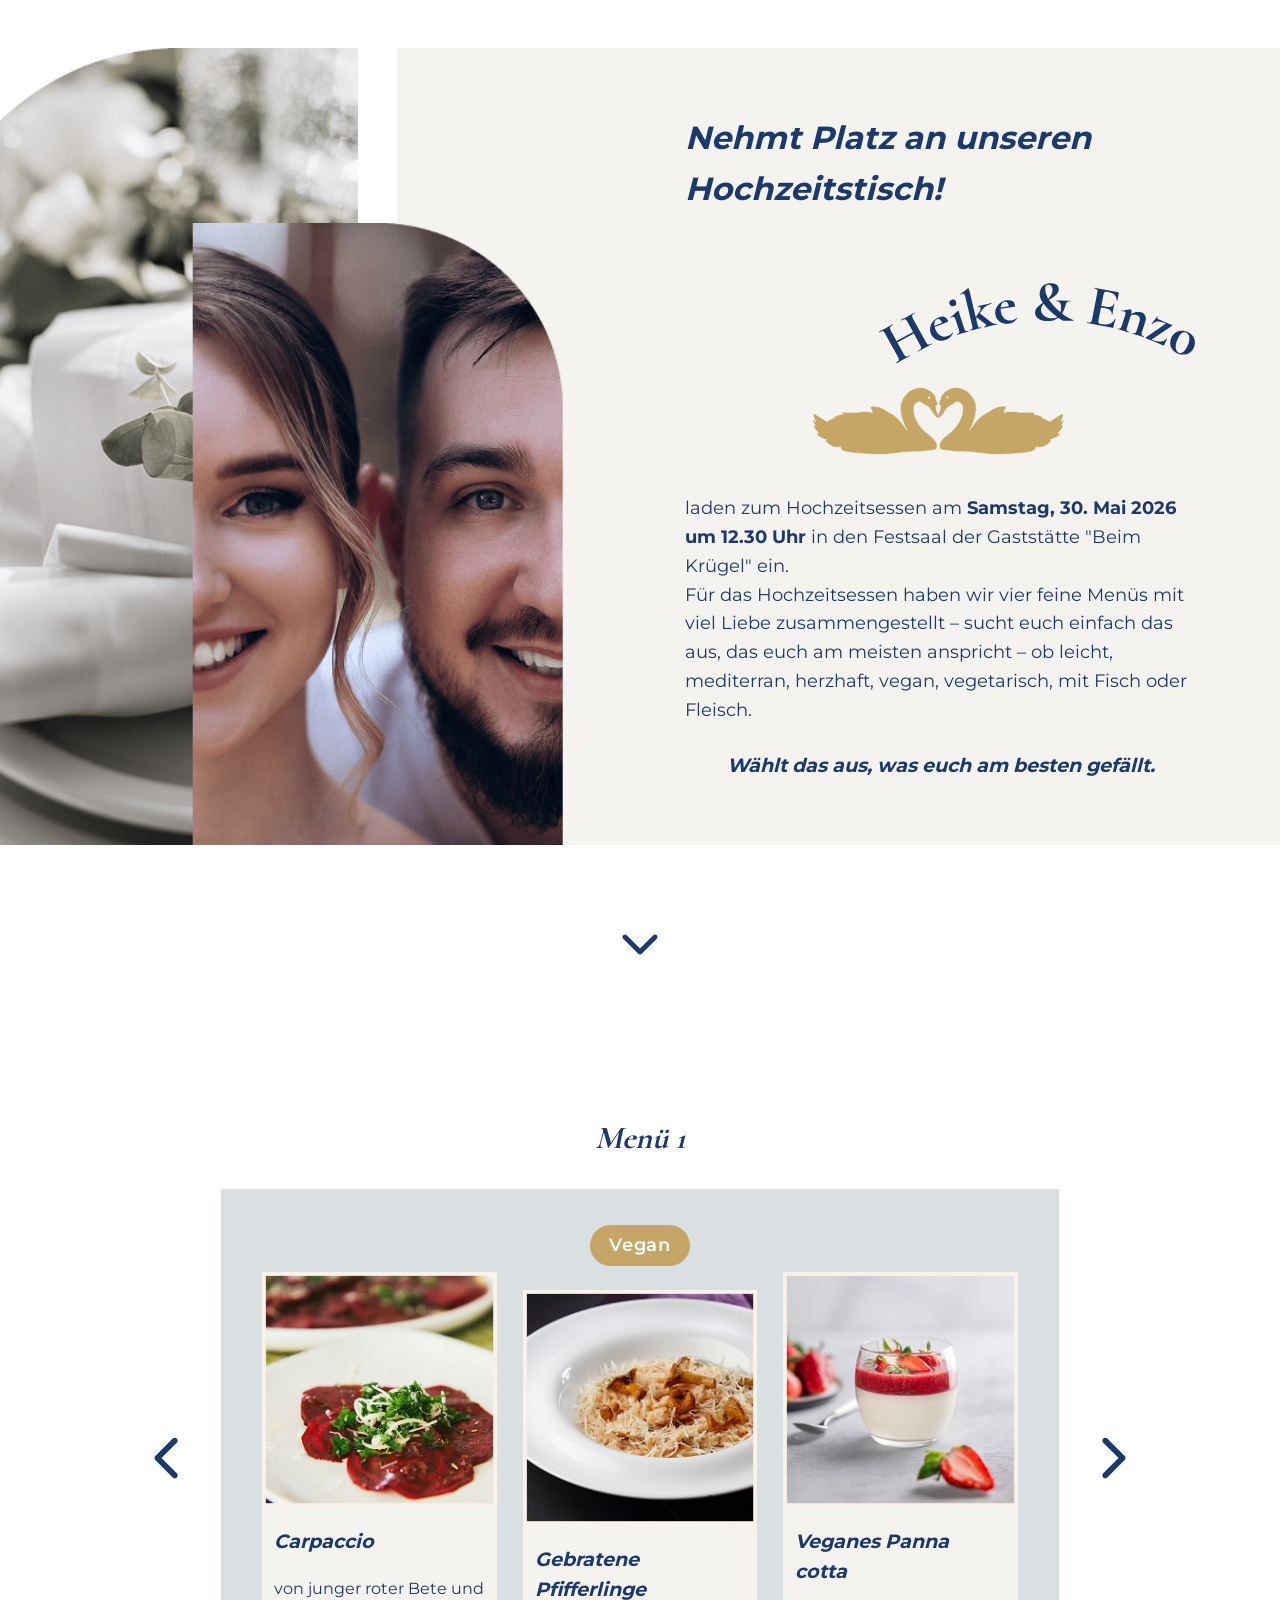
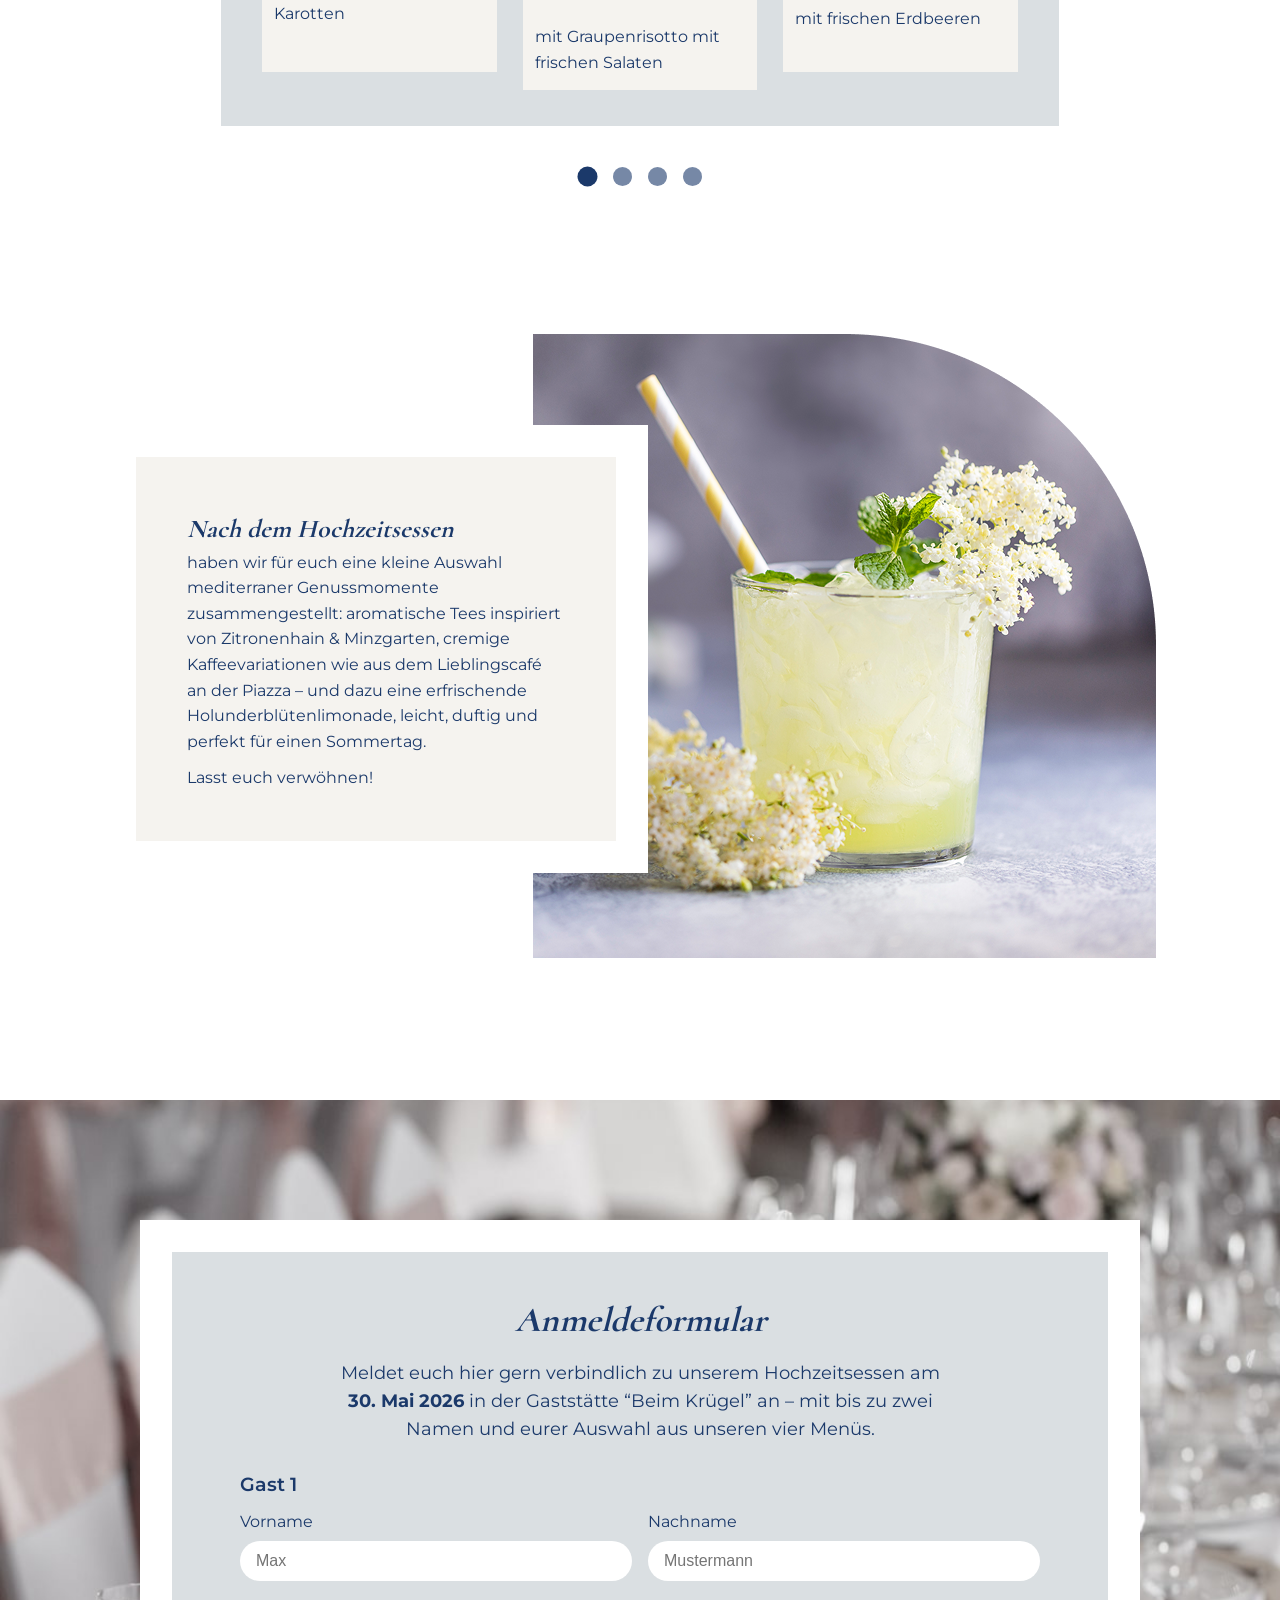
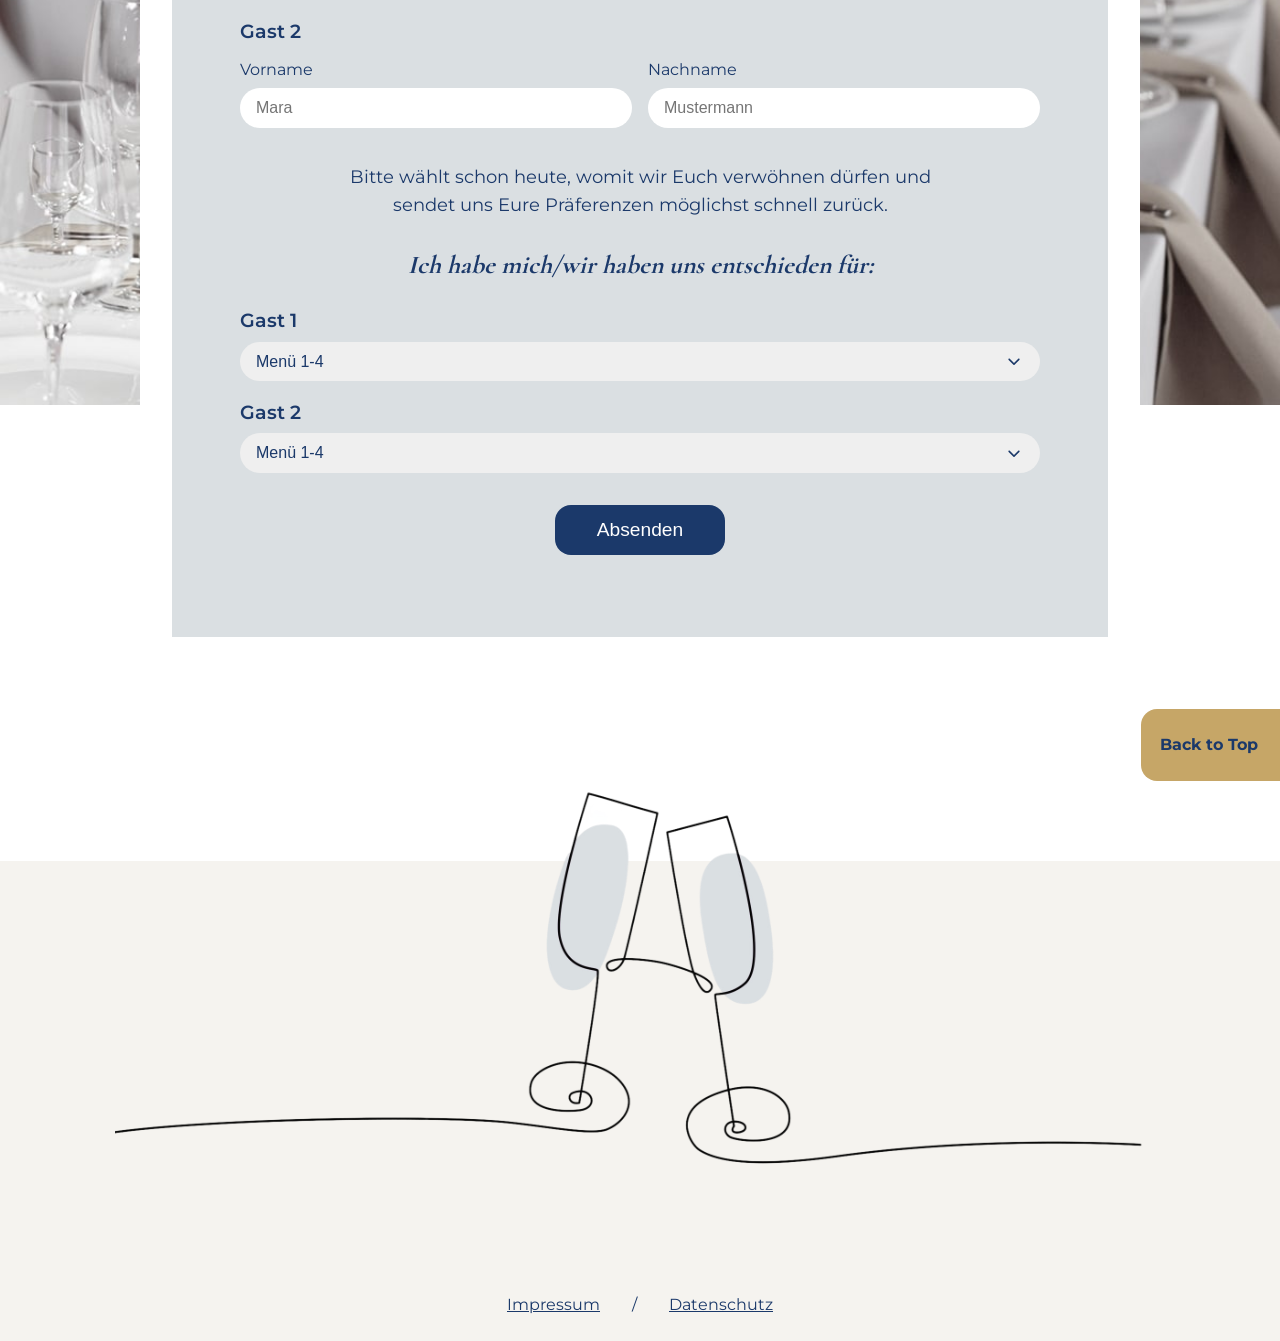
<file: index.html>
<!DOCTYPE html>
<html lang="en">
<head>
    <meta charset="UTF-8">
    <meta name="viewport" content="width=device-width, initial-scale=1.0">
    <title>Beim Krügel</title>
    <link rel="stylesheet" href="beimkruegel.css">
</head>

<body id="top">
    <header class="hero">
        <div class="container hero-inner">
            <div class="hero-plate" aria-hidden="true">
                <img src="Img/weddingplate.png" alt="Dekorierter Teller mit Serviette">
            </div>
            <img class="hero-couple" src="Img/weddingcouple.png" alt="Brautpaar" aria-hidden="true">
              <div class="hero-text">
                <h1>Nehmt Platz an unseren Hochzeitstisch!</h1>
                <img class="curved-name" src="Img/curvednames.svg" alt="Heike und Enzo">
                <img class="swan" src="Img/Schwan.svg" alt="Schwanenpärchen Grafik">
                  <p class="hero-content">laden zum Hochzeitsessen am <strong>Samstag, 30. Mai 2026 um 12.30 Uhr</strong> in den Festsaal 
                  der Gastst&auml;tte "Beim Kr&uuml;gel" ein.</p>
                  <p>Für das Hochzeitsessen haben wir vier feine Men&uuml;s mit viel Liebe zusammengestellt – sucht 
                  euch einfach das aus, das euch am meisten anspricht – ob leicht, mediterran, herzhaft, vegan, 
                  vegetarisch, mit Fisch oder Fleisch.
                  </p>
                  <p class="hero-cta">W&auml;hlt das aus, was euch am besten gef&auml;llt.</p>
              </div>
        </div>
    </header>

    <section class="header-down-arrow">
      <img src="Img/chevron-down-solid-full.svg" width="50">
      <a href="#menu"></a>
    </section>

    <main>
      <section id="menu" class="menu-section" aria-label="Menü-Auswahl">
        <div class="container">
          <div class="carousel">
            <div class="carousel-track" role="list">
              <article id="menu-1" class="menu-slide is-default" role="listitem">
                <h3 class="menu-title">Men&uuml; 1</h3>
                  <div class="menu-frame">
                  <a class="nav-arrow nav-prev" href="#menu-4" aria-label="Zu Menü 4"><img src="Img/chevron-left-solid-full.svg" alt="Linkes Chevron"></a>
                  <div class="menu-card">
                    <div class="menu-dishes">
                      <span class="badge">Vegan</span>
                      <div>
                        <img src="Img/carpaccio.jpg" alt="Carpaccio mit Roter Bete" />
                        <h3>Carpaccio</h3>
                        <p>von junger roter Bete und Karotten</p>
                      </div>
                      <div>
                        <img src="Img/pfifferlinge.jpg" alt="Pfifferlinge mit Risotto" />
                        <h3>Gebratene Pfifferlinge</h3>
                        <p>mit Graupenrisotto mit frischen Salaten</p>
                      </div>
                      <div>
                        <img src="Img/panaCotta.jpg" alt="Panna cotta mit Erdbeeren" />
                        <h3>Veganes Panna cotta</h3>
                        <p>mit frischen Erdbeeren</p>
                      </div>
                    </div>
                  </div>
                  <a class="nav-arrow nav-next" href="#menu-2" aria-label="Zu Menü 2"><img src="Img/chevron-right-solid-full.svg" alt="Rechtes Chevron"></a>
                </div>
              </article>

              <article id="menu-2" class="menu-slide" role="listitem">
                <h3 class="menu-title">Men&uuml; 2</h3>
                <div class="menu-frame">
                  <a class="nav-arrow nav-prev" href="#menu-1" aria-label="Zu Menü 1"><img src="Img/chevron-left-solid-full.svg" alt="Linkes Chevron"></a>
                  <div class="menu-card">
                    <div class="menu-dishes">
                      <span class="badge">Vegetarisch</span>
                      <div>
                        <img src="Img/carpaccio.jpg" alt="Carpaccio" />
                        <h3>Carpaccio</h3>
                        <p>von junger roter Bete und Karotten</p>
                      </div>
                      <div>
                        <img src="Img/cheese.png" alt="Ziegenkäse im Sesammantel" />
                        <h3>Ziegenk&auml;se</h3>
                        <p>im Sesammantel mit frischen Salaten</p>
                      </div>
                      <div>
                        <img src="Img/panaCotta.jpg" alt="Panna cotta" />
                        <h3>Panna cotta</h3>
                        <p>mit frischen Erdbeeren</p>
                      </div>
                    </div>
                  </div>
                  <a class="nav-arrow nav-next" href="#menu-3" aria-label="Zu Menü 3"><img src="Img/chevron-right-solid-full.svg" alt="Rechtes Chevron"></a>
                </div>
              </article>

              <article id="menu-3" class="menu-slide" role="listitem">
                <h3 class="menu-title">Men&uuml; 3</h3>
                <div class="menu-frame">
                  <a class="nav-arrow nav-prev" href="#menu-2" aria-label="Zu Menü 2"><img src="Img/chevron-left-solid-full.svg" alt="Linkes Chevron"></a>
                  <div class="menu-card">
                    <div class="menu-dishes">
                      <span class="badge">Fisch</span>
                      <div>
                        <img src="Img/antipasti.jpg" alt="Antipasti" />
                        <h3>Antipasti misti</h3>
                      </div>
                      <div>
                        <img src="Img/salmontartar.jpg" alt="Räucherlachstartar" />
                        <h3>R&auml;ucherlachstartar</h3>
                        <p>mit cremiger Begleitung mit frischen Salaten</p>
                      </div>
                      <div>
                        <img src="Img/panaCotta.jpg" alt="Vanille-Panna cotta" />
                        <h3>Panna cotta</h3>
                        <p>mit frischen Erdbeeren</p>
                      </div>
                    </div>
                  </div>
                  <a class="nav-arrow nav-next" href="#menu-4" aria-label="Zu Menü 4"><img src="Img/chevron-right-solid-full.svg" alt="Rechtes Chevron"></a>
                </div>
              </article>

              <article id="menu-4" class="menu-slide" role="listitem">
                <h3 class="menu-title">Menü 4</h3>
                <div class="menu-frame">
                  <a class="nav-arrow nav-prev" href="#menu-3" aria-label="Zu Menü 3"><img src="Img/chevron-left-solid-full.svg" alt="Linkes Chevron"></a>
                  <div class="menu-card">
                    <div class="menu-dishes">
                      <span class="badge">Fleisch</span>
                      <div>
                        <img src="Img/bruschetta.jpg" alt="Dreierlei Bruschetta" />
                        <h3>Dreierlei Bruschetta</h3>
                      </div>
                      <div>
                        <img src="Img/beefAsparagus.jpg" alt="Kalbsrücken mit Spargel" />
                        <h3>Kalbsrücken</h3>
                        <p>mit Spargel und Butterkartoffeln mit frischen Salaten</p>
                      </div>
                      <div>
                        <img src="Img/panaCotta.jpg" alt="Erdbeer-Tiramisu" />
                        <h3>Pana cotta</h3>
                        <p>mit frischen Erdbeeren</p>
                      </div>
                    </div>
                  </div>
                  <a class="nav-arrow nav-next" href="#menu-1" aria-label="Zu Menü 1"><img src="Img/chevron-right-solid-full.svg" alt="Rechtes Chevron"></a>
                </div>
              </article>
            </div>
            <nav class="carousel-dots" aria-label="Menü-Auswahl">
              <a class="dot" href="#menu-1" aria-label="Menü 1"></a>
              <a class="dot" href="#menu-2" aria-label="Menü 2"></a>
              <a class="dot" href="#menu-3" aria-label="Menü 3"></a>
              <a class="dot" href="#menu-4" aria-label="Menü 4"></a>
            </nav>
          </div>
        </div>
      </section>

      <section class="info-box" aria-label="info-title">
        <div class="container info-inner">
          <div class="info-text">
            <h4 class="info-title">Nach dem Hochzeitsessen</h4>
            <p>haben wir für euch eine kleine Auswahl mediterraner Genussmomente zusammengestellt: aromatische Tees 
            inspiriert von Zitronenhain & Minzgarten, cremige Kaffeevariationen wie aus dem Lieblingscafé an der 
            Piazza – und dazu eine erfrischende Holunderbl&uuml;tenlimonade, leicht, duftig und perfekt für einen Sommertag.
            </p>
            <p class="cta-text">Lasst euch verw&ouml;hnen!</p>
          </div>
          <figure>
            <img src="Img/lemonade.png" alt="Holunderblütenlimonade">
          </figure>
        </div>
      </section>

      <section class="form">
        <div class="container form-inner">
          <form class="form-content" action="" method="get">
            <h5 id="form-title">Anmeldeformular</h5>
            <p>Meldet euch hier gern verbindlich zu unserem Hochzeitsessen am <strong>30. Mai 2026</strong> in der Gastst&auml;tte 
            “Beim Kr&uuml;gel” an – mit bis zu zwei Namen und eurer Auswahl aus unseren vier Men&uuml;s.
            </p>
            <div>
              <div class="guest-one">
                <fieldset>
                  <legend>Gast 1</legend>
                  <div class="field-row">
                    <label>Vorname
                    <input type="text" name="gast1-vorname" placeholder="Max">
                    </label>
                    <label>Nachname
                    <input type="text" name="gast1-vorname" placeholder="Mustermann">
                    </label>
                  </div>
                </fieldset>
              </div>
                        
              <fieldset>
                <legend>Gast 2</legend>
                  <div class="field-row">
                    <label>Vorname
                    <input type="text" name="gast2-vorname" placeholder="Mara">
                    </label>
                    <label>Nachname
                    <input type="text" name="gast2-vorname" placeholder="Mustermann"> 
                    </label>            
                  </div>
              </fieldset>
              <p>Bitte w&auml;hlt schon heute, womit wir Euch verw&ouml;hnen dürfen und sendet uns Eure 
              Pr&auml;ferenzen m&ouml;glichst schnell zur&uuml;ck.
              </p>
              <h5 class="form-subtitle">Ich habe mich/wir haben uns entschieden f&uuml;r:</h5>
                <div class="choice-row">
                  <label for="menue-all">Gast 1 
                    <select name="menue-all">
                      <option value="none" selected disabled>Menü 1-4</option>
                      <option value="vegan">Vegan</option>
                      <option value="vegetarisch">Vegetarisch</option>
                      <option value="fisch">Fisch</option>
                      <option value="fleisch">Fleisch</option>
                    </select>
                  </label>
                  <label>Gast 2
                    <select name="menue-all">
                      <option value="none" selected disabled>Menü 1-4</option>
                      <option value="vegan">Vegan</option>
                      <option value="vegetarisch">Vegetarisch</option>
                      <option value="fisch">Fisch</option>
                      <option value="fleisch">Fleisch</option>
                    </select>
                  </label>
                  <input class="form-toggle" type="checkbox" id="form-sent"/>
                  <button class="btn">Absenden</button>
                </div>
            </form>
          </div>
        </section>
        <a class="back-top-wrap" href="#top"><strong>Back to Top</strong><img src="Img/chevron-up-solid-full.svg" alt="Chevron oben"></a>
    </main>

    <footer>
      <div class="impressum">
        <img src="Img/cheersGlasses.svg" alt="Anstoßende Sektgläser">
        <div class="footer-links">
          <a href="#" aria-disabled="true">Impressum</a>
          <span>/</span>
          <a href="#" aria-disabled="true">Datenschutz</a>
        </div>
      </div>
    </footer>
</body>
</html>
</file>
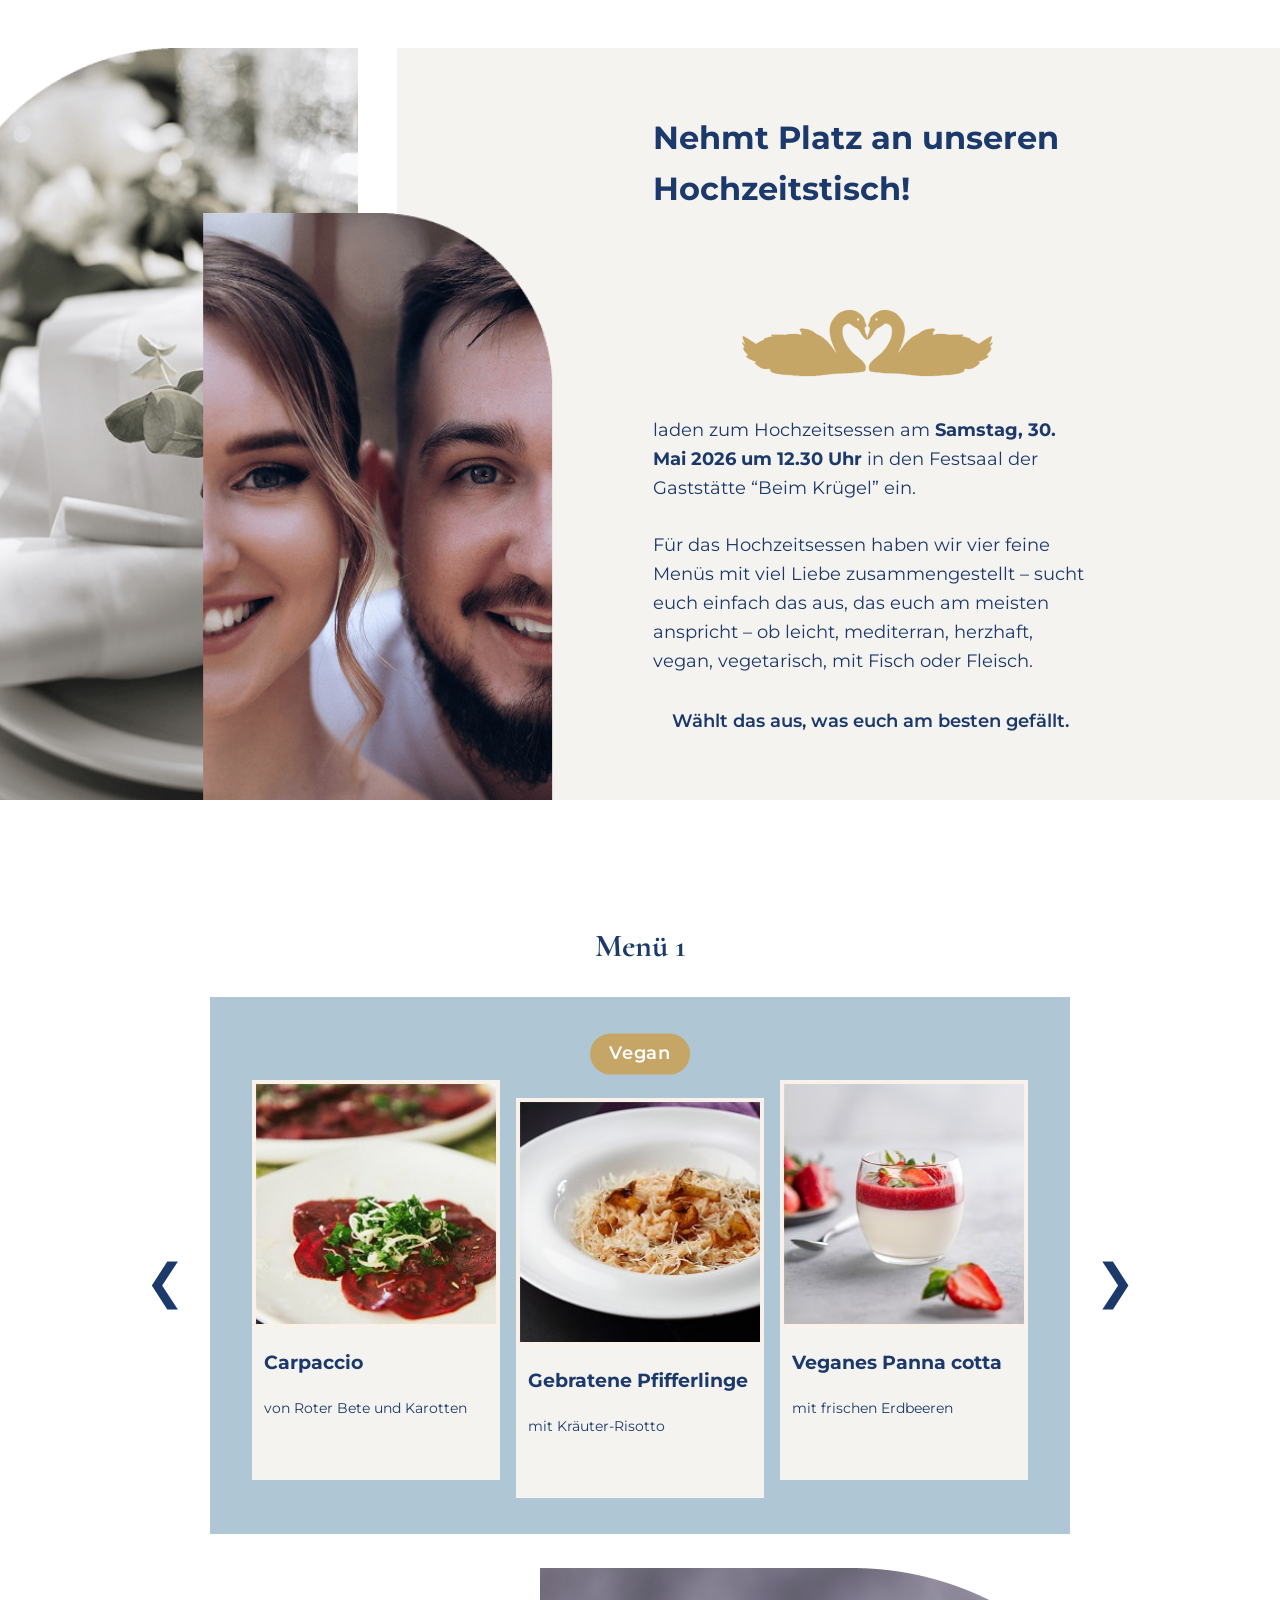
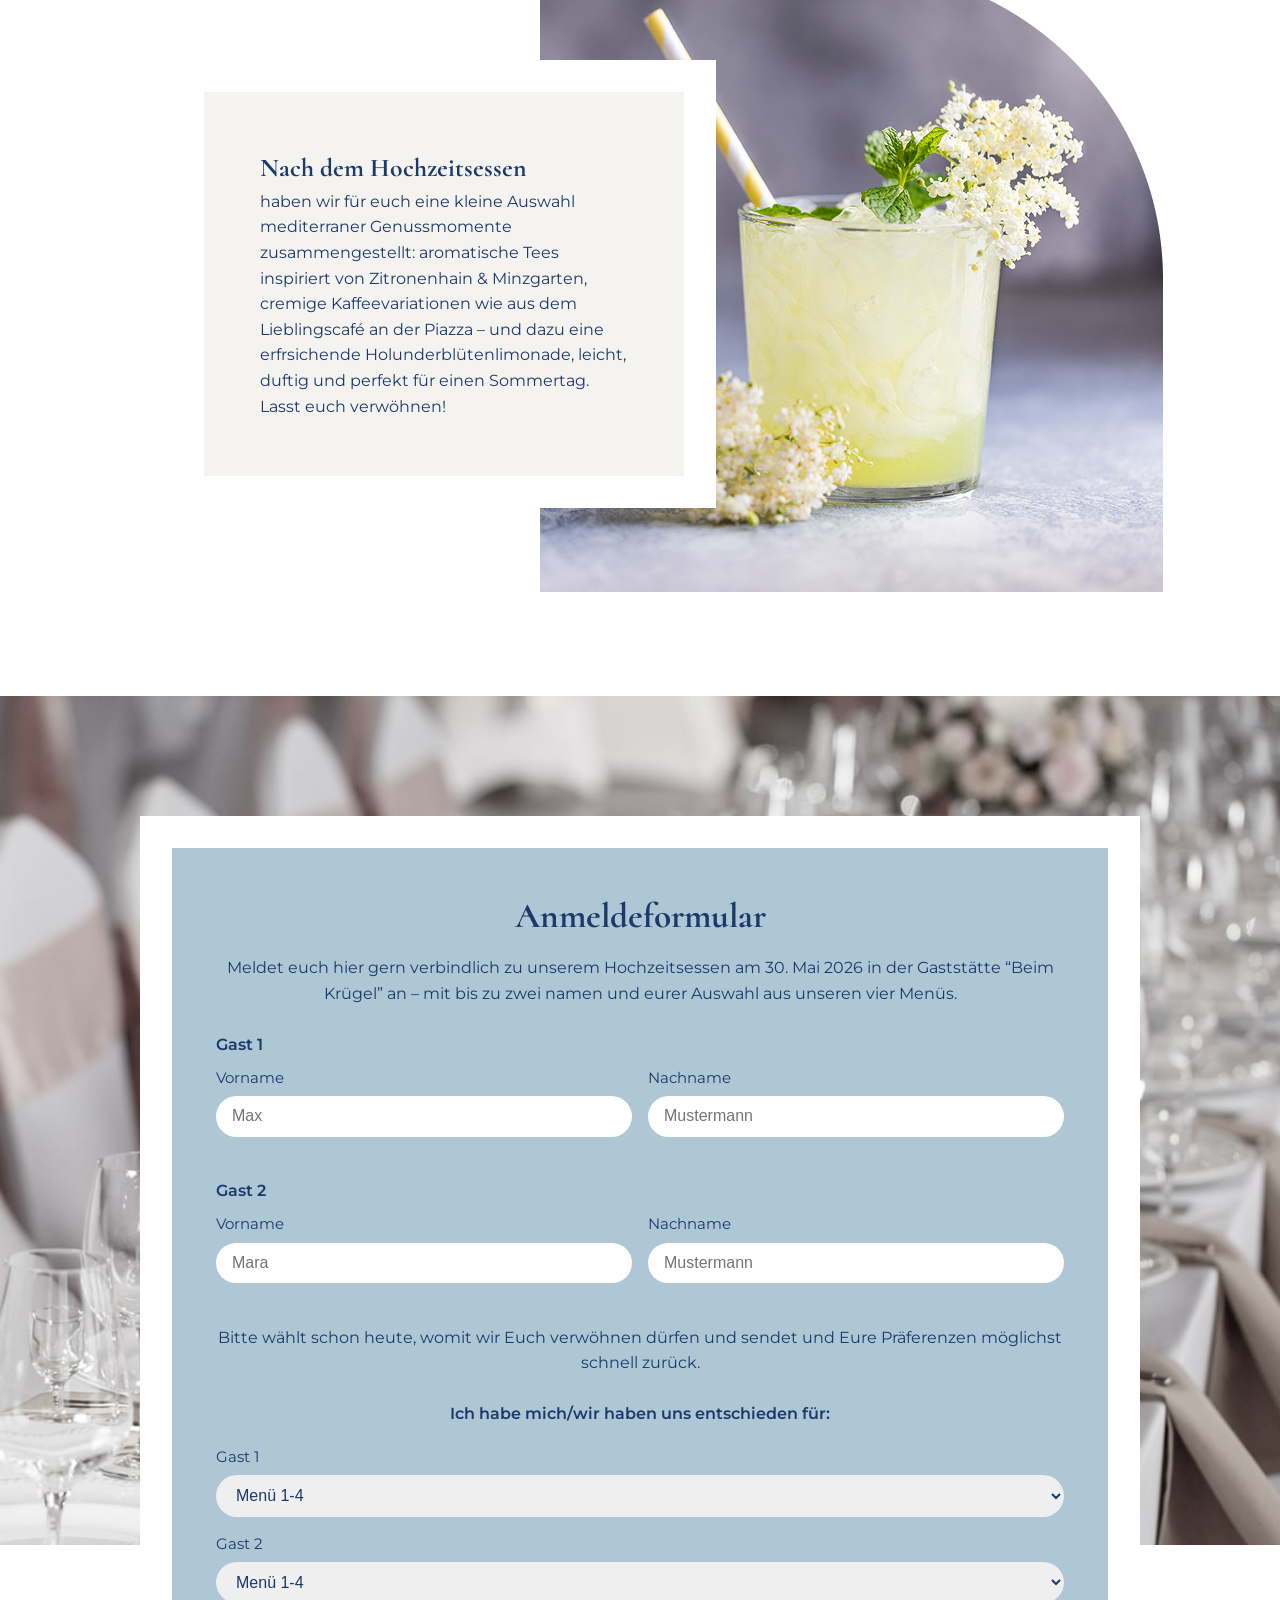
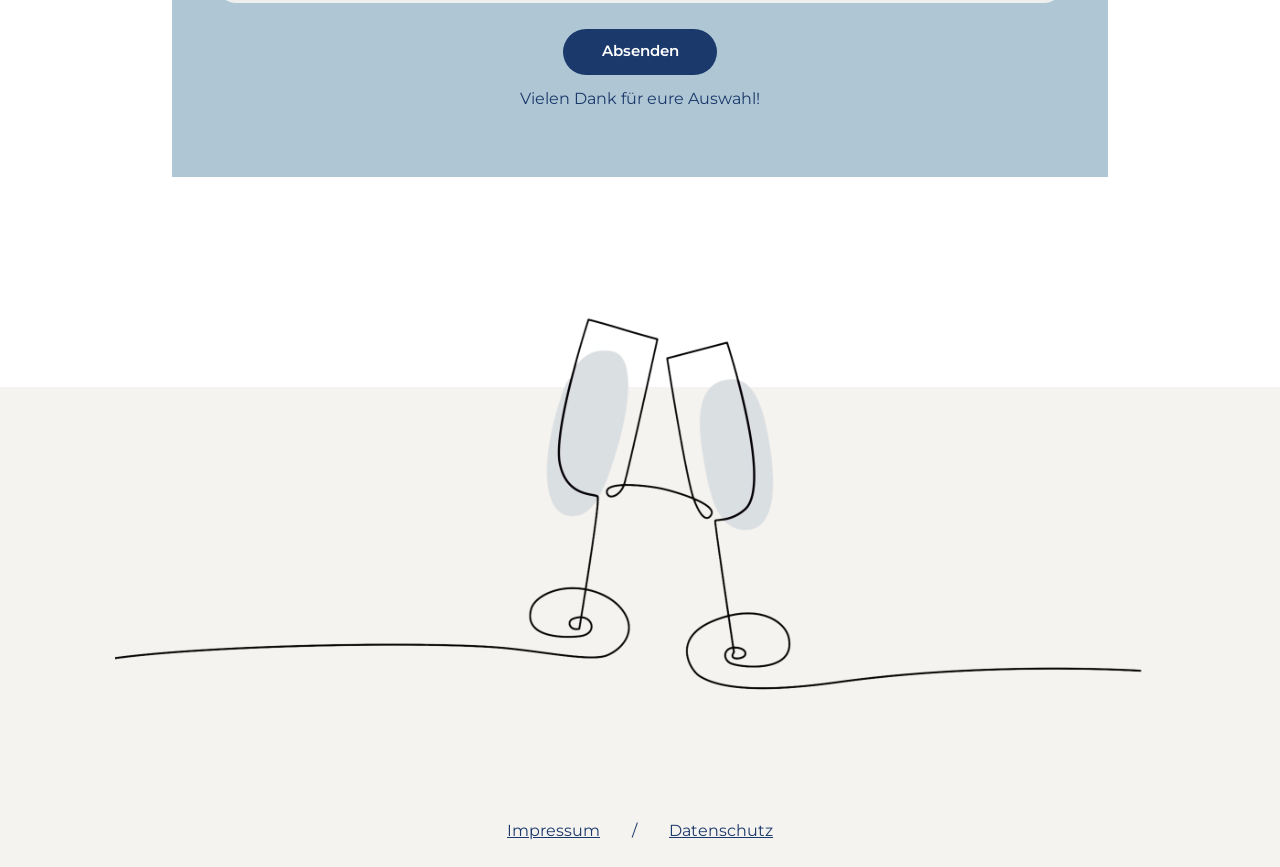
<file: beimkrügel.html>
<!DOCTYPE html>
<html lang="en">
<head>
    <meta charset="UTF-8">
    <meta name="viewport" content="width=device-width, initial-scale=1.0">
    <title>Beim Krügel</title>
    <link rel="stylesheet" href="beimkrügel.css">
</head>

<body id="top">
    <header class="hero">
        <div class="container hero-inner">
            <div class="hero-plate" aria-hidden="true">
                <img src="Img/weddingplate.png" alt="Dekorierter Teller mit Serviette">
            </div>
                <img class="hero-couple" src="Img/weddingcouple.png" alt="Brautpaar" aria-hidden="true">
                    <div class="hero-text">
                        <h1>Nehmt Platz an unseren Hochzeitstisch!</h1>
                        <svg class="hero-kicker" viewBox="0 0 500 500" aria-label="Heike und Enzo">
                            <path id="curved-text" d="M 100,250 A 200,200 0 0,1 400,250" fill="transparent">
                                <text>
                                    <textPath href="#curved-text" startOffset="50%">
                                        Heike & Enzo
                                    </textPath>
                                </text>
                            </path>
                        </svg>
                        <img class="swan" src="Img/Schwan.svg" alt="Schwanenpärchen Grafik">
                            <p class="hero-content">laden zum Hochzeitsessen am <strong>Samstag, 30. Mai 2026 um 12.30 Uhr</strong> in den Festsaal der Gaststätte 
                            “Beim Krügel” ein.</p><br>
                            <p>Für das Hochzeitsessen haben wir vier feine Menüs mit viel Liebe zusammengestellt – sucht 
                            euch einfach das aus, das euch am meisten anspricht – ob leicht, mediterran, herzhaft, vegan, 
                            vegetarisch, mit Fisch oder Fleisch.
                            </p><br>
                            <p class="hero-cta">Wählt das aus, was euch am besten gefällt.</p>
                    </div>
        </div>
    </header>

    <main>
        <section class="menu-section" aria-label="Menü-Auswahl">
        <div class="container">
          <div class="carousel">
            <div class="carousel-track" role="list">

              <article id="menu-1" class="menu-slide is-default" role="listitem">
                <h3 class="menu-title">Menü 1</h3>
                  <div class="menu-frame">
                  <a class="nav-arrow nav-prev" href="#menu-4" aria-label="Zu Menü 4">❮</a>
                  <div class="menu-card">
                    <div class="menu-dishes">
                      <span class="badge">Vegan</span>
                      <figure>
                        <img src="Img/carpaccio.jpg" alt="Carpaccio mit Roter Bete" />
                        <h3>Carpaccio</h3>
                        <figcaption>von Roter Bete und Karotten</figcaption>
                      </figure>
                      <figure>
                        <img src="Img/pfifferlinge.jpg" alt="Pfifferlinge mit Risotto" />
                        <h3>Gebratene Pfifferlinge</h3>
                        <figcaption>mit Kräuter-Risotto</figcaption>
                      </figure>
                      <figure>
                        <img src="Img/panaCotta.jpg" alt="Panna cotta mit Erdbeeren" />
                        <h3>Veganes Panna cotta</h3>
                        <figcaption>mit frischen Erdbeeren</figcaption>
                      </figure>
                    </div>
                  </div>
                  <a class="nav-arrow nav-next" href="#menu-2" aria-label="Zu Menü 2">❯</a>
                </div>

              </article>

              <article id="menu-2" class="menu-slide" role="listitem">
                <h3 class="menu-title">Menü 2</h3>
                <div class="menu-frame">
                  <a class="nav-arrow nav-prev" href="#menu-1" aria-label="Zu Menü 1">❮</a>
                  <div class="menu-card">
                    <div class="menu-dishes">
                      <span class="badge">Vegetarisch</span>
                      <figure>
                        <img src="Img/bruschetta.jpg" alt="Bruschetta mit Tomaten" />
                        <h3>Bruschetta</h3>
                        <figcaption>mit Tomate, Basilikum, Olivenöl</figcaption>
                      </figure>
                      <figure>
                        <img src="Img/pfifferlinge.jpg" alt="Cremiges Pfifferlingsragout" />
                        <h3>Cremiges Pfifferlingsragout</h3>
                        <figcaption>mit Polenta</figcaption>
                      </figure>
                      <figure>
                        <img src="Img/panaCotta.jpg" alt="Panna cotta" />
                        <h3>Panna cotta</h3>
                        <figcaption>mit frischen Erdbeeren</figcaption>
                      </figure>
                    </div>
                  </div>
                  <a class="nav-arrow nav-next" href="#menu-3" aria-label="Zu Menü 3">❯</a>
                </div>
              </article>

              <article id="menu-3" class="menu-slide" role="listitem">
                <h3 class="menu-title">Menü 3</h3>
                <div class="menu-frame">
                  <a class="nav-arrow nav-prev" href="#menu-2" aria-label="Zu Menü 2">❮</a>
                  <div class="menu-card">
                    <div class="menu-dishes">
                      <span class="badge">Fisch</span>
                      <figure>
                        <img src="Img/salmontartar.jpg" alt="Lachs-Tatar" />
                        <h3>Lachs-Tatar</h3>
                        <figcaption>mit Limette und Dill</figcaption>
                      </figure>
                      <figure>
                        <img src="Img/antipasti.jpg" alt="Mediterrane Antipasti" />
                        <h3>Mediterrane Antipasti</h3>
                        <figcaption>mit Kräutern</figcaption>
                      </figure>
                      <figure>
                        <img src="Img/panaCotta.jpg" alt="Vanille-Panna cotta" />
                        <h3>Panna cotta</h3>
                        <figcaption>mit frischen Erdbeeren</figcaption>
                      </figure>
                    </div>
                  </div>
                  <a class="nav-arrow nav-next" href="#menu-4" aria-label="Zu Menü 4">❯</a>
                </div>
              </article>

              <article id="menu-4" class="menu-slide" role="listitem">
                <h3 class="menu-title">Menü 4</h3>
                <div class="menu-frame">
                  <a class="nav-arrow nav-prev" href="#menu-3" aria-label="Zu Menü 3">❮</a>
                  <div class="menu-card">
                    <div class="menu-dishes">
                      <span class="badge">Fleisch</span>
                      <figure>
                        <img src="Img/antipasti.jpg" alt="Antipasti" />
                        <h3>Antipasti</h3>
                        <figcaption>mit Schinken, Oliven und Käse</figcaption>
                      </figure>
                      <figure>
                        <img src="Img/beefAsparagus.jpg" alt="Rinderfilet mit Spargel" />
                        <h3>Rinderfilet</h3>
                        <figcaption>mit grünem Spargel</figcaption>
                      </figure>
                      <figure>
                        <img src="Img/panaCotta.jpg" alt="Erdbeer-Tiramisu" />
                        <h3>Pana cotta</h3>
                        <figcaption>mit frischen Erdbeeren</figcaption>
                      </figure>
                    </div>
                  </div>
                  <a class="nav-arrow nav-next" href="#menu-1" aria-label="Zu Menü 1">❯</a>
                </div>
              </article>
            </div>
          </div>
        </div>
      </section>

        <section class="info-box" aria-label="info-title">
            <div class="container info-inner">
                <div class="info-text">
                    <h4 class="info-title">Nach dem Hochzeitsessen</h4>
                    <p>haben wir für euch eine kleine Auswahl mediterraner Genussmomente zusammengestellt: aromatische Tees 
                    inspiriert von Zitronenhain & Minzgarten, cremige Kaffeevariationen wie aus dem Lieblingscafé an der 
                    Piazza – und dazu eine erfrsichende Holunderblütenlimonade, leicht, duftig und perfekt für einen 
                    Sommertag.
                    <br>Lasst euch verwöhnen!
                    </p>
                </div>
                <figure class="imfo-image">
                    <img src="Img/lemonade.png" alt="Holunderblütenlimonade">
                </figure>
            </div>
        </section>

        <section class="form" aria-label="form-title">
            <div class="container form-inner">
                <form class="form-content" action="" method="get">
                    <h5 id="form-title">Anmeldeformular</h5>
                        <p>Meldet euch hier gern verbindlich zu unserem Hochzeitsessen am 30. Mai 2026 in der Gaststätte 
                        “Beim Krügel” an – mit bis zu zwei namen und eurer Auswahl aus unseren vier Menüs.
                        </p>
                            <fieldset>
                                <legend>Gast 1</legend>
                                    <div class="field-row">
                                        <label>
                                            Vorname
                                            <input type="text" name="gast1-vorname" placeholder="Max">
                                        </label>
                                        <label>
                                            Nachname
                                            <input type="text" name="gast1-vorname" placeholder="Mustermann">
                                        </label>
                                    </div>
                            </fieldset>
                            <fieldset>
                                <legend>Gast 2</legend>
                                    <div class="field-row">
                                        <label>
                                            Vorname
                                            <input type="text" name="gast2-vorname" placeholder="Mara">
                                        </label>
                                        <label>
                                            Nachname
                                            <input type="text" name="gast2-vorname" placeholder="Mustermann">
                                        </label>
                                    </div>
                            </fieldset>
                            
                            <p>Bitte wählt schon heute, womit wir Euch verwöhnen dürfen und sendet und Eure 
                            Präferenzen möglichst schnell zurück.
                            </p>

                            <h5 class="form-subtitle">Ich habe mich/wir haben uns entschieden für:</h5>
                                <div class="choice-row">
                                    <label>Gast 1
                                        <select name="menue-all">
                                            <option value="none" selected disabled>Menü 1-4</option>
                                            <option value="vegan">Vegan</option>
                                            <option value="vegetarisch">Vegetarisch</option>
                                            <option value="fisch">Fisch</option>
                                            <option value="fleisch">Fleisch</option>
                                        </select>
                                    </label>

                                    <label>Gast 2
                                        <select name="menue-all">
                                            <option value="none" selected disabled>Menü 1-4</option>
                                            <option value="vegan">Vegan</option>
                                            <option value="vegetarisch">Vegetarisch</option>
                                            <option value="fisch">Fisch</option>
                                            <option value="fleisch">Fleisch</option>
                                        </select>
                                    </label>
                                </div>

                                <input class="form-toggle" type="checkbox" id="form-sent"/>
                                    <label class="btn" for="form-sent">Absenden</label>
                                    <p class="forn-feedback" aria-live="polite">
                                    Vielen Dank für eure Auswahl!
                                    </p>
                    </div>
                </form>
            </div>
        </section>
            <div class="back-top-wrap">
                <a href="#top">Back to Top</a>
            </div>
    </main>

    <footer>
        <div class="impressum">
            <img src="Img/cheersGlasses.svg" alt="Anstoßende Sektgläser">
            <div class="footer-links">
                <a href="#" aria-disabled="true">Impressum</a>
                <span>/</span>
                <a href="#" aria-disabled="true">Datenschutz</a>
            </div>
        </div>
    </footer>
    
</body>

</html>
</file>
<file: beimkruegel.css>
* {
  margin: 0;
  padding: 0;
  box-sizing: border-box;
  color: var(--beimkruegel-clr-3);
  text-decoration: none;
  list-style-type: none;
}
:root {
  --beimkruegel-clr-1: #F5F3EF; 
  --beimkruegel-clr-2: #DADFE2; 
  --beimkruegel-clr-3: #1B396A; 
  --beimkruegel-clr-4: #C6A667; 
  --beimkruegel-clr-5: #fff;    
  --page-max: 1200px;
  --page-pad: 1.5rem;
}
@font-face {
  font-family: "Cormorant Garamond";
  src: url("Fonts/Cormorant/Cormorant-VariableFont_wght.ttf") format("truetype");
  font-weight: 300 700;
  font-style: normal;
}
@font-face {
  font-family: "Montserrat";
  src: url("Fonts/Montserrat/Montserrat-VariableFont_wght.ttf") format("truetype");
  font-weight: 200 800;
  font-style: normal;
}
html {
  scroll-behavior: smooth;
}
body {
  margin: 0;
  font-family: "Montserrat", "Helvetica", "Arial", sans-serif;
  line-height: 1.6;
}
p, strong {
  color: var(--beimkruegel-clr-3);
  font-family: var(--beimkruegel_ff_3);
}
text {
  font-size: 1.1rem;
  text-anchor: middle;
  color: var(--beimkruegel-clr-3);
}

/* Image Header – Welcome Bereich */
.hero {
  padding: 3rem 0 3rem;
}
.hero .container {
  width: 100%;
}
.hero-inner {
  --plate: 28%;
  --gap: 3%;
  display: grid;
  grid-template-columns: var(--plate) 1fr;
  column-gap: var(--gap);
  position: relative;
}
.hero-plate img {
  width: 100%;
  height: 100%;
  object-fit: cover;
}
.hero-couple {
  position: absolute;
  bottom: 0;
  left: calc(var(--plate) + (var(--gap) / 2));
  transform: translateX(-50%);
  height: 78%;
  object-fit: cover;
  z-index: 2;
}
.curved-name {
  margin-left: 12rem;
  margin-top: 4.2rem;
  width: 20rem;
}
.hero-text {
  display: flex;
  flex-direction: column;
  justify-content: center;
  background: var(--beimkruegel-clr-1);
  padding: 4rem 12rem 4rem 18rem;
  text-align: left;
  height: 100%;
  width: 100%;
  font-size: 1.125rem;
}
.hero-text h1 {
  font-size: 2rem;
  font-family: "Montserrat", "Times New Roman", serif;
  font-style: italic;
}
.swan {
  width: 16rem;
  margin: -0.4rem auto 0;
}
.hero-cta {
  font-family: "Montserrat", "Times New Roman", serif;
  font-size: 1.2rem;
  font-style: italic;
  font-weight: 700;
  text-align: center;
  margin: 1.6rem 0 0;
}

/* Scroll Down Arror */
.header-down-arrow {
  position: relative;
  bottom: auto;
  margin-top: 1.5rem;
  left: 0;
  right: 0;
  text-align: center;
  z-index: 10;
}
@keyframes fade-slide-up {
  0% {
    opacity: 0;
    transform: translateY(4rem);
  }
  100% {
    opacity: 1;
    transform: none;
  }
}
.header-down-arrow img {
  animation: fade-slide-up 1s 1s ease-out forwards;
  opacity: 0;
}
@keyframes pulse {
  0% {
    opacity: 1;
    transform: none;
  }
  50% {
    opacity: .8;
    transform: scale(.8);
  }
  100% {
    opacity: 1;
    transform: none;
  }
}
.header-down-arrow img {
  animation: fade-slide-up 1s 1s ease-out forwards, 
  pulse 2s 3s ease-out infinite;
  opacity: 0;
}


/* Menü-Caroussel */
.menu-section {
  padding: 8.6rem 0 4rem;
  background: var(--beimkruegel-clr-5);
}
.container {
  width: min(62.5rem, 90vw);
  margin: 0 auto;
}
.carousel {
  display: block;
}
.carousel-track {
  position: relative;
  min-height: 38.75rem;
}
.menu-slide {
  display: none;
  position: absolute;
  inset: 0;
}
.menu-slide.is-default {
  display: block;
}
.carousel-track:has(.menu-slide:target) .menu-slide {
  display: none;
}
.carousel-track:has(.menu-slide:target) .menu-slide:target {
  display: block;
}
.menu-title {
  text-align: center;
  font-family: "Cormorant Garamond", "Times New Roman", serif;
  font-size: clamp(2rem, 2.4vw, 2.6rem);
  font-style: italic;
  margin: 0 0 1.6rem;
}
.menu-frame {
  display: flex;
  align-items: center;
  gap: 1.4rem;
  justify-content: center;
}
.menu-card {
  width: min(70rem, 92vw);
  background: var(--card);
  padding: 3.8rem 2.6rem 3.4rem;
  border-radius: 0;
  background: var(--beimkruegel-clr-2);
  box-shadow: none;
  text-align: left;
  position: relative;
}
.menu-card h3 {
  margin: 0 0 1.2rem;
  font-family: "Montserrat", "Times New Roman", serif;
  font-size: 1.5rem;
}
.badge {
  position: absolute;
  top: 0;
  left: 50%;
  transform: translate(-50%, -60%);
  background: var(--beimkruegel-clr-4);
  color: var(--beimkruegel-clr-5);
  padding: 0.4rem 1.2rem;
  border-radius: 62.438rem;
  font-size: 1.125rem;
  font-weight: 600;
  letter-spacing: 0.04em;
  z-index: 2;
}
.nav-arrow.nav-prev {
  width: 5rem;
  display: grid;
  place-items: center;
}
.nav-arrow.nav-next {
  width: 5rem;
  display: grid;
  place-items: center;
}
.menu-dishes {
  position: relative;
  padding-top: 1.4rem;
  display: grid;
  grid-template-columns: repeat(3, minmax(0, 1fr));
  gap: 1.6rem;
  align-items: start;
}
.menu-dishes div {
  margin: 0;
  height: 25rem;
  background: var(--beimkruegel-clr-1);
  border-radius: 0;
  position: relative;
  z-index: 1;
}
.menu-dishes h3 {
  padding: 0.7rem 0.75rem 0 0.75rem;
  font-size: 1.2rem;
  font-style: italic;
}
.menu-dishes div:nth-of-type(2) {
  transform: translateY(1.125rem);
}
.menu-dishes img {
  width: 100%;
}
.menu-dishes p {
  padding: 0 0.75rem 0;
  font-size: 1rem;
}

/* Zusätzliche Nav Bar unter dem Caroussel */
.carousel-dots {
  display: flex;
  justify-content: center;
  gap: 1rem;
  margin-top: 2.2rem;
  position: relative;
  z-index: 5;
}
.carousel-dots .dot {
  display: inline-block;
  width: 1.2rem;
  height: 1.2rem;
  border-radius: 62.438rem;
  background: var(--beimkruegel-clr-3);
  opacity: 0.6;
}
.carousel:has(#menu-1:target) .carousel-dots a[href="#menu-1"],
.carousel:has(#menu-2:target) .carousel-dots a[href="#menu-2"],
.carousel:has(#menu-3:target) .carousel-dots a[href="#menu-3"],
.carousel:has(#menu-4:target) .carousel-dots a[href="#menu-4"],
.carousel:not(:has(.menu-slide:target)) .carousel-dots a[href="#menu-1"] {
  opacity: 1;
  transform: scale(1.05);
}

/* Info Box */
.info-box {
  display: flex;
  justify-content: center;
  padding: 4rem;
  margin-top: 1.2rem;
  margin-bottom: 4.4rem;
}
.info-inner {
  display: grid;
  grid-template-columns: minmax(4.5rem, auto) minmax(16rem, auto);
  align-items: center;
  gap: 0;
  position: relative;
  width: min(62.5rem, 92vw);
  justify-items: center;
}
.info-image {
  margin: 0;
  border-radius: 0;
  overflow: visible;
  box-shadow: none;
  border: 0;
}
.info-text {
  position: relative;
  left: 2rem;
  border: 2rem solid var(--beimkruegel-clr-5);
  padding: 3.2rem;
  width: 34rem;
  height: 28rem;
  background-color: var(--beimkruegel-clr-1);
}
.info-text h4 {
  margin-top: 0;
  font-family: "Cormorant Garamond", "Times New Roman", serif;
  font-size: 1.6rem;
  font-style: italic;
}
.cta-text {
  margin-top: 0.65rem;
}

/* Formular für die Menü-Auswahl */
.form {
  padding: 5rem 0 6rem;
  background: url("Img/weddingRoom.jpg") center/cover no-repeat;
  margin-bottom: 8rem;
}
.form-inner {
  display: flex;
  flex-direction: column;
  align-items: center;
  gap: 1.8rem;
}
.form-content {
  background: var(--beimkruegel-clr-2);
  border: 2rem solid var(--beimkruegel-clr-5);
  padding: 2.5rem;
  width: min(62.5rem, 92vw);
  text-align: center;
  transform: translateY(40px);
  margin-bottom: -20rem;
  display: flex;
  flex-direction: column;
  align-items: center;
}
.form-content h5 {
  font-style: italic;
}
.form-content p {
  font-size: 1.1rem;
  margin: 0.7rem 0 1.6rem;
  width: min(38rem, 100%);
  margin-left: auto;
  margin-right: auto;
}
.form-content div {
  width: min(50rem, 100%);
  margin-left: auto;
  margin-right: auto;
}
#form-title {
  margin-top: 0;
  text-align: center;
  font-family: "Cormorant Garamond", "Times New Roman", serif;
  font-size: 2.2rem;
}
.field-row {
  display: grid;
  grid-template-columns: repeat(2, minmax(0, 1fr));
  gap: 1rem;
  margin-bottom: 1rem;
}
fieldset {
  border: 0;
  padding: 0;
  margin: 0 0 1.2rem;
  text-align: left;
}
legend {
  font-size: 1.2rem;
  font-weight: 600;
  margin-bottom: 0.6rem;
  display: block;
}
label {
  display: grid;
  gap: 0.35rem;
  font-size: 1rem;
  text-align: left;
}
input,
select {
  border: 0;
  border-radius: 62.438rem;
  padding: 0.7rem 1rem;
  font-size: 1rem;
}
select {
  appearance: none;
  padding-right: 3rem;
  background-image: url("Img/chevron-down-solid-full.svg");
  background-position: calc(100% - 1.125rem) 50%;
  background-size: 1rem 1rem;
  background-repeat: no-repeat;
}
.btn {
  display: inline-block;
  margin: 1rem auto;
  background: var(--beimkruegel-clr-3);
  color: var(--beimkruegel-clr-5);
  padding: 0.9rem 2.6rem;
  border: none;
  border-radius: 1rem;
  font-size: 1.2rem;
  font-weight: 500;
  cursor: pointer;
}
.btn:hover {
  background: var(--beimkruegel-clr-4);
  color: var(--beimkruegel-clr-5);
  border: none;
}
.form-toggle {
  position: absolute;
  opacity: 0;
  pointer-events: none;
}
.form-feedback {
  display: none;
  margin: 1.3rem auto 0;
  padding: 0.8rem 1rem;
  border-radius: 0.75rem;
  text-align: center;
  font-weight: 600;
  width: fit-content;
}
.form-note {
  margin-top: 0.4rem;
}
.form-subtitle {
  margin: 1.5rem 0 1.2rem;
  font-size: 1.6rem;
  font-family: "Cormorant Garamond", "Times New Roman", serif;
  font-weight: 800;
  font-style: italic;
}
.choice-row label {
  font-size: 1.2rem;
  font-weight: 600;
  text-align: left;
}
.choice-row {
  display: grid;
  grid-template-columns: 1fr;
  gap: 1rem;
  margin-bottom: 1.6rem;
}
.form-content:has(.rsvp-toggle:checked) .form-feedback {
  display: block;
}

/* Back to Top Button */
.back-top-wrap {
  display: flex;
  justify-content: center;
  align-items: center;
  gap: 1rem;
  position: relative;
  left: 71.3rem;
  width: 12rem;
  bottom: -11rem;
  padding: 1rem;
  border-radius: 1rem;
  background: var(--beimkruegel-clr-4);
}
.back-top-wrap img {
  display: block;
  width: 2.5rem;
}

/* Impressum und Datenschutz */
.impressum {
    display: flex;
    flex-direction: column;
    align-items: center;
    gap: 0.75rem;
    height: 30rem;
    background: var(--beimkruegel-clr-1);
    margin-top: 16rem;
}
.impressum img {
    position: relative;
    bottom: 6rem;
}
.footer-links {
    display: flex;
    gap: 2rem;
    font-size: 1rem;
}
.footer-links a {
    text-decoration: underline;
}

@media (max-width: 1200px) {
  .hero-text h1 {
  font-size: 1.5rem;
  font-family: "Montserrat", "Times New Roman", serif;
  font-style: italic;
  margin-top: 1rem;
  }
  .hero-text {
    padding: 3rem 6rem 3rem 12rem;
    font-size: 1rem;
  }
  .curved-name {
    margin-left: 8.2rem;
    width: 16rem;
  }
  .swan {
    width: 12rem;
  }
  .info-text {
    left: 1rem;
    width: 30rem;
    height: auto;
  }
  .back-top-wrap {
    left: auto;
    margin-left: auto;
    margin-right: 8.3rem;
    bottom: -9rem;
  }
}
</file>
<file: beimkrügel.css>
* {
  margin: 0;
  padding: 0;
  box-sizing: border-box;
  color: var(--beimkruegel-clr-3);
  text-decoration: none;
  list-style-type: none;
}
:root {
  --beimkruegel-clr-1: #F5F3EF; 
  --beimkruegel-clr-2: #AFC6D5; 
  --beimkruegel-clr-3: #1B396A; 
  --beimkruegel-clr-4: #C6A667; 
  --beimkruegel-clr-5: #fff;    

  --page-max: 1200px;
  --page-pad: 1.5rem;
}

@font-face {
  font-family: "Cormorant Garamond";
  src: url("Fonts/Cormorant/Cormorant-VariableFont_wght.ttf") format("truetype");
  font-weight: 300 700;
  font-style: normal;
  font-display: swap;
}
@font-face {
  font-family: "Montserrat";
  src: url("Fonts/Montserrat/Montserrat-VariableFont_wght.ttf") format("truetype");
  font-weight: 200 800;
  font-style: normal;
  font-display: swap;
}

html {
  scroll-behavior: smooth;
}
@media (prefers-reduced-motion: reduce) {
  html {
    scroll-behavior: auto;
  }
}

body {
    margin: 0;
    font-family: "Montserrat", "Helvetica", "Arial", sans-serif;
    line-height: 1.6;
}

p, strong {
    color: var(--beimkruegel-clr-3);
    font-family: var(--beimkruegel_ff_3);
}
text {
    font-size: 1.1rem;
    text-anchor: middle;
    color: var(--beimkruegel-clr-3);
}

/* Image Header – Welcome Bereich */
.hero {
    padding: 3rem 0 3rem;
}
.hero .container {
    width: 100%;
    max-width: none;
    padding: 0;
}
.hero-inner {
    --plate: 28%;
    --gap: 3%;
    display: grid;
    grid-template-columns: var(--plate) 1fr;
    column-gap: var(--gap);
    position: relative;
}
.hero-plate img {
    width: 100%;
    height: 100%;
    object-fit: cover;
}
.hero-couple {
    position: absolute;
    bottom: 0;
    left: calc(var(--plate) + (var(--gap) / 2));
    transform: translateX(-50%);
    height: 78%;
    object-fit: cover;
    z-index: 2;
}
.hero-text {
    display: flex;
    flex-direction: column;
    justify-content: center;
    background: var(--beimkruegel-clr-1);
    padding: 4rem 12rem 4rem 16rem;
    text-align: left;
    height: 100%;
    width: 100%;
    font-size: 1.125rem;
}
.hero-text h1 {
    font-size: 2rem;
}
.hero-kicker {
    width: 13.75rem;
    height: 4.5rem;
    display: block;
    color: var(--blue);
    font-family: "Cormorant Garamond", "Times New Roman", serif;
    letter-spacing: 0.08em;
    overflow: visible;
}
.hero-kicker text {
    font-family: "Cormorant Garamond", "Times New Roman", serif;
    font-weight: 600;
    fill: var(--blue);
}
.swan {
    width: 16rem;
    margin: -0.4rem auto 0;
}
.hero-body {
    text-align: left;
    margin: 0;
}
.hero-cta {
    font-weight: 600;
    color: var(--blue);
    text-align: center;
    margin: 0.2rem 0 0;
}
.welcome-box {
    padding: 3rem;
    background: var(--beimkruegel-clr-1);
    width: 50%;
}
.welcome-box .wedding-deco {
    border-radius: 1rem;
}

/* Menü-Caroussel */
.menu-section {
  padding: 4.5rem 0 4rem;
  background: #fff;
}
.container {
  width: min(62.5rem, 90vw);
  margin: 0 auto;
}
.carousel {
  display: block;
}
.carousel-track {
  position: relative;
  min-height: 520px;
}
.menu-slide {
  display: none;
  position: absolute;
  inset: 0;
}
.menu-slide.is-default {
  display: block;
}
.carousel-track:has(.menu-slide:target) .menu-slide {
  display: none;
}
.carousel-track:has(.menu-slide:target) .menu-slide:target {
  display: block;
}
.menu-title {
  text-align: center;
  font-family: "Cormorant Garamond", "Times New Roman", serif;
  font-size: clamp(2rem, 2.4vw, 2.6rem);
  color: var(--blue);
  margin: 0 0 1.6rem;
}
.menu-frame {
  display: flex;
  align-items: center;
  gap: 1.4rem;
  justify-content: center;
}
.menu-card {
  width: 70vw;
  max-width: 860px;
  background: var(--card);
  padding: 3.8rem 2.6rem 3.4rem;
  border-radius: 0;
  background: var(--beimkruegel-clr-2);
  box-shadow: none;
  text-align: left;
  position: relative;
}
.menu-card h3 {
  margin: 0 0 1.2rem;
  font-family: "Montserrat", "Times New Roman", serif;
  font-size: 1.5rem;
}
.badge {
  position: absolute;
  top: 0;
  left: 50%;
  transform: translate(-50%, -60%);
  background: var(--beimkruegel-clr-4);
  color: #fff;
  padding: 0.4rem 1.2rem;
  border-radius: 999px;
  font-size: 1.1rem;
  font-weight: 600;
  letter-spacing: 0.04em;
  z-index: 2;
}
.nav-arrow {
  width: 46px;
  height: 46px;
  color: var(--blue);
  display: grid;
  place-items: center;
  font-size: 3rem;
}
.menu-dishes {
  position: relative;
  padding-top: 1.4rem;
  display: grid;
  grid-template-columns: repeat(3, minmax(0, 1fr));
  gap: 1rem;
  align-items: start;
}
.menu-dishes figure {
  margin: 0;
  height: 25rem;
  background: #F5F3EF;
  border-radius: 0;
  position: relative;
  z-index: 1;
}
.menu-dishes h3 {
  padding: 0.7rem 0.75rem 0rem 0.75rem;
  font-size: 1.2rem;
}
.menu-dishes figure:nth-of-type(2) {
  transform: translateY(18px);
}
.menu-dishes img {
  
  width: 100%;
  object-fit: cover;
  border-radius: 0;
}
.menu-dishes figcaption {
  padding: 0rem 0.75rem 0rem;
  font-size: 0.9rem;
}
/* Info Box */
.info-box {
    display: flex;
    justify-content: center;
    padding: 4rem;
    margin-bottom: 2rem;
}
.info-inner {
    display: grid;
    grid-template-columns: minmax(16.25rem, 0.8fr) minmax(18.75rem, 1.2fr);
    align-items: center;
    gap: 0;
    position: relative;
}
.info-image {
    margin: 0;
    border-radius: 0;
    overflow: visible;
    box-shadow: none;
    border: 2rem solid var(--beimkruegel-clr-5);
}
.info-text {
    position: relative;
    left: 2rem;
    top: -0,5rem;
    border: 2rem solid var(--beimkruegel-clr-5);
    padding: 3.5rem;
    width: 34rem;
    height: 28rem;
    background-color: var(--beimkruegel-clr-1);
}
.info-text h4 {
    margin-top: 0;
    font-family: "Cormorant Garamond", "Times New Roman", serif;
    font-size: 1.6rem;
}

/* Formular für die Menü-Auswahl */

.form {
  padding: 5rem 0 6rem;
  background: url("Img/weddingRoom.jpg") center/cover no-repeat;
  margin-bottom: 8rem;
}
.form-inner {
  display: flex;
  flex-direction: column;
  align-items: center;
  gap: 1.8rem;
}
.form-content {
  background: var(--beimkruegel-clr-2);
  border: 2rem solid var(--beimkruegel-clr-5);
  padding: 2.5rem 2.75rem;
  width: min(62.5rem, 92vw);
  text-align: center;
  transform: translateY(40px);
  margin-bottom: -20rem;
}

#form-title {
  margin-top: 0;
  text-align: center;
  font-family: "Cormorant Garamond", "Times New Roman", serif;
  font-size: 2.2rem;
}
.form-content p {
  margin: 0.7rem 0 1.6rem;
}

fieldset {
  border: 0;
  padding: 0;
  margin: 0 0 1.6rem;
  text-align: left;
}
legend {
  font-weight: 600;
  margin-bottom: 0.6rem;
  display: block;
}
.field-row {
  display: grid;
  grid-template-columns: repeat(2, minmax(0, 1fr));
  gap: 1rem;
  margin-bottom: 1rem;
}
label {
  display: grid;
  gap: 0.35rem;
  font-size: 0.92rem;
  text-align: left;
}
input,
select {
  border: 0;
  border-radius: 999px;
  padding: 0.7rem 1rem;
  font-size: 1rem;
}

.btn {
  display: inline-block;
  margin: 0 auto;
  background: var(--beimkruegel-clr-3);
  color: #fff;
  border: 0;
  padding: 0.7rem 2.4rem;
  border-radius: 999px;
  font-weight: 600;
  cursor: pointer;
}
.form-toggle {
  position: absolute;
  opacity: 0;
  pointer-events: none;
}

.form-feedback {
  display: none;
  margin: 1.3rem auto 0;
  padding: 0.8rem 1rem;
  border-radius: 0.75rem;
  text-align: center;
  font-weight: 600;
  width: fit-content;
}
.form-note {
  margin-top: 0.4rem;
}
.form-subtitle {
  margin: 1rem 0 1.2rem;
  font-size: 1rem;
  color: var(--beimkruegel-clr-3);
  font-weight: 600;
}
.choice-row {
  display: grid;
  grid-template-columns: 1fr;
  gap: 1rem;
  margin-bottom: 1.6rem;
}
.form-content:has(.rsvp-toggle:checked) .form-feedback {
  display: block;
}

/* Back to Top Button */
.back-top-wrap {
    display: flex;
    justify-content: center;
    position: relative;
    left: 80rem;
    bottom: -12rem;
    width: 8rem;
    padding: 1rem;
    margin-bottom: 2rem;
    border-radius: 1rem;
    background: var(--beimkruegel-clr-4);
}
.back-top {
    display: inline-flex;
    align-items: center;
    gap: 0.5rem;
    border-radius: 0.75rem;
    font-size: 1rem;
}

/* Impressum und Datenschutz */
.impressum {
    display: flex;
    flex-direction: column;
    align-items: center;
    gap: 0.75rem;
    height: 30rem;
    background: var(--beimkruegel-clr-1);
    margin-top: 16rem;
}
.impressum img {
    position: relative;
    bottom: 6rem;
}
.footer-links {
    display: flex;
    gap: 2rem;
    font-size: 1rem;
}
.footer-links a {
    text-decoration: underline;
}
</file>
